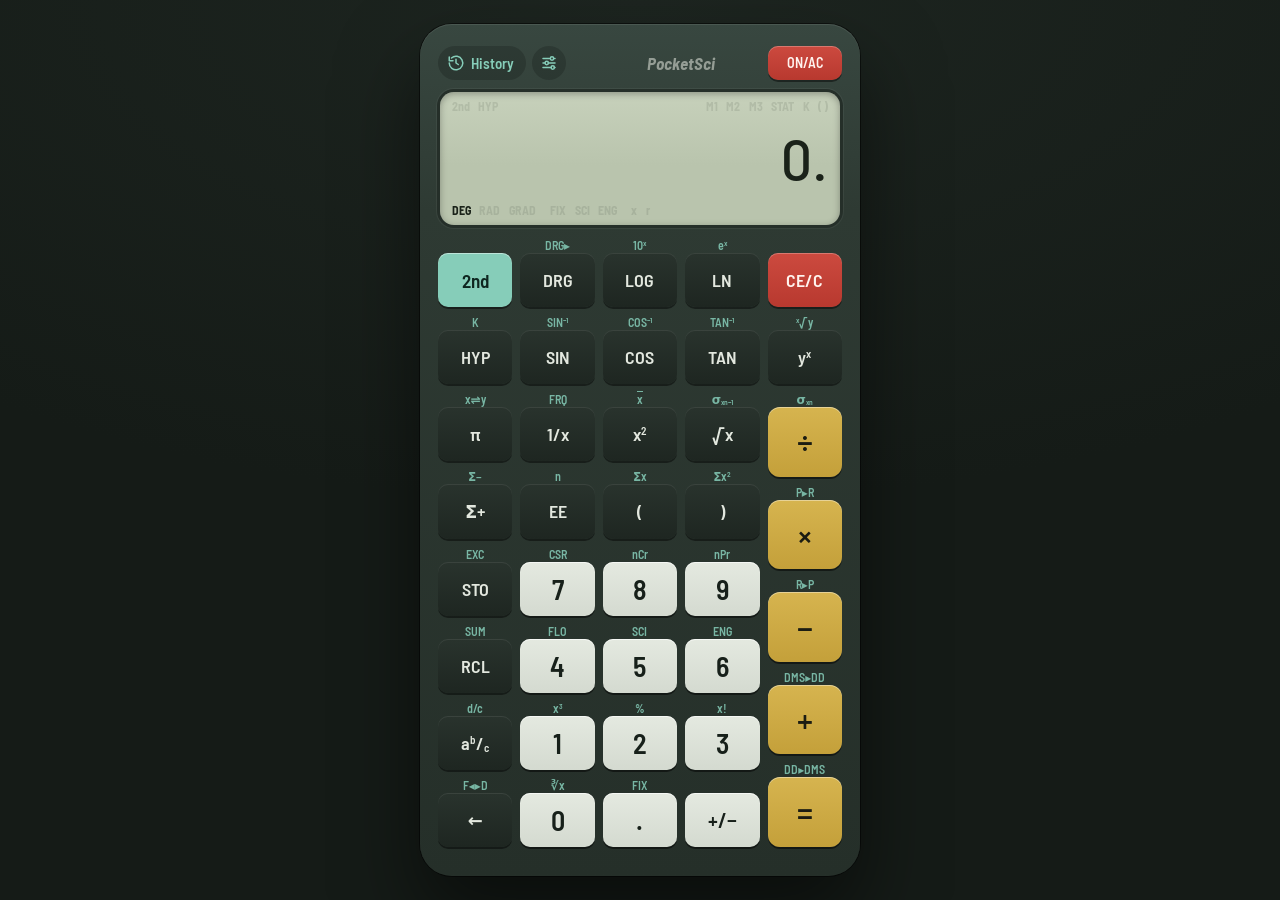
<file: index.html>
<!doctype html>
<html lang="en" data-theme="retro">
<head>
  <meta charset="utf-8">
  <meta name="viewport" content="width=device-width, initial-scale=1, maximum-scale=1, user-scalable=no, viewport-fit=cover">
  <meta name="theme-color" content="#2e3a33">
  <meta name="apple-mobile-web-app-capable" content="yes">
  <meta name="mobile-web-app-capable" content="yes">
  <meta name="apple-mobile-web-app-status-bar-style" content="black-translucent">
  <meta name="apple-mobile-web-app-title" content="PocketSci">
  <link rel="manifest" href="manifest.webmanifest">
  <link rel="apple-touch-icon" href="apple-touch-icon.png">
  <meta name="description" content="PocketSci: a pocket scientific calculator for your phone and computer. Fractions, DMS, statistics, 3 memories and the classic AOS order of operations.">
  <title>PocketSci</title>
  <link rel="icon" href="data:image/svg+xml,%3Csvg xmlns='http://www.w3.org/2000/svg' viewBox='0 0 32 32'%3E%3Crect x='5' y='1.5' width='22' height='29' rx='5' fill='%232e3a33'/%3E%3Crect x='8' y='5' width='16' height='7' rx='1.5' fill='%23b9c4ad'/%3E%3Crect x='8' y='15' width='4' height='3' rx='1' fill='%2386cdb9'/%3E%3Crect x='14' y='15' width='4' height='3' rx='1' fill='%23d4dad0'/%3E%3Crect x='20' y='15' width='4' height='3' rx='1' fill='%23c4a03a'/%3E%3Crect x='8' y='20' width='4' height='3' rx='1' fill='%23d4dad0'/%3E%3Crect x='14' y='20' width='4' height='3' rx='1' fill='%23d4dad0'/%3E%3Crect x='20' y='20' width='4' height='3' rx='1' fill='%23c4a03a'/%3E%3Crect x='8' y='25' width='4' height='3' rx='1' fill='%23d4dad0'/%3E%3Crect x='14' y='25' width='4' height='3' rx='1' fill='%23d4dad0'/%3E%3Crect x='20' y='25' width='4' height='3' rx='1' fill='%23c4a03a'/%3E%3C/svg%3E">
  <link rel="preconnect" href="https://fonts.googleapis.com">
  <link rel="preconnect" href="https://fonts.gstatic.com" crossorigin>
  <link rel="stylesheet" href="https://fonts.googleapis.com/css2?family=Barlow:wght@500;600&family=Barlow+Semi+Condensed:ital,wght@0,500;0,600;0,700;1,700&display=swap">
  <script>
    /* Apply saved appearance before the first paint (no colour flash) */
    (function () {
      window.pocketSciStart = Date.now();
      var r = document.documentElement, s = {};
      try { s = JSON.parse(localStorage.getItem('pocketsci.settings') || '{}'); } catch (e) {}
      var metas = { retro: '#2e3a33', dark: '#1b1c20', amoled: '#000000', base: '#15161a' };
      if (s.theme === 'minimal') s.theme = 'base'; /* Minimal was replaced by Base */
      var t = metas[s.theme] ? s.theme : 'retro';
      r.setAttribute('data-theme', t);
      if (s.accent && s.accentInk) {
        r.style.setProperty('--user-accent', s.accent);
        r.style.setProperty('--user-accent-ink', s.accentInk);
      }
      var m = document.querySelector('meta[name="theme-color"]');
      if (m) m.setAttribute('content', metas[t]);
      if (navigator.standalone || (window.matchMedia && matchMedia('(display-mode: standalone)').matches)) {
        r.classList.add('standalone');
      }
      (window.pocketSciAppHeight = function () {
      /* Installed iPhone app only: iOS can report a viewport that is shorter
         than the screen by the status bar height. Use the real screen height. */
      var r = document.documentElement;
      var portrait = window.innerHeight > window.innerWidth;
      var fullWidth = Math.abs(screen.width - window.innerWidth) < 2;
      r.style.removeProperty('--app-h');
      var bodyH = document.body ? document.body.getBoundingClientRect().height : 0;
      var measured = Math.min(window.innerHeight, r.clientHeight || window.innerHeight, bodyH || Infinity);
      if (navigator.standalone === true && portrait && fullWidth && screen.height - measured > 1) {
        r.style.setProperty('--app-h', screen.height + 'px');
      }
    })();
    })();
  </script>
  <link rel="stylesheet" href="style.css?v=10">
  <script src="script.js?v=10" defer></script>
</head>
<body>
  <!-- Launch screen: the logo is drawn with the colours of the saved theme -->
  <div class="splash" id="splash" aria-hidden="true">
    <div class="splash-logo">
      <div class="sl-lcd"><span>3.14</span></div>
      <div class="sl-keys">
        <i class="sl-shift"></i><i class="sl-fn"></i><i class="sl-fn"></i><i class="sl-op"></i>
        <i class="sl-fn"></i><i class="sl-num"></i><i class="sl-num"></i><i class="sl-op"></i>
        <i class="sl-fn"></i><i class="sl-num"></i><i class="sl-num"></i><i class="sl-eq"></i>
      </div>
    </div>
    <div class="splash-name">PocketSci</div>
    <div class="splash-bar"><span></span></div>
  </div>

  <main class="calc" id="calc" aria-label="PocketSci scientific calculator">
    <header class="top">
      <div class="top-left">
        <button class="chip" id="histBtn" type="button" aria-expanded="false" aria-controls="history">
          <svg viewBox="0 0 24 24" fill="none" stroke="currentColor" stroke-width="2" stroke-linecap="round" stroke-linejoin="round" aria-hidden="true">
            <path d="M3 12a9 9 0 1 0 3-6.7"/><path d="M3 4v5h5"/><path d="M12 7v5l3 2"/>
          </svg>
          <span class="chip-label">History</span>
        </button>
        <button class="chip chip-icon" id="setBtn" type="button" aria-label="Settings" aria-expanded="false" aria-controls="settings">
          <svg viewBox="0 0 24 24" fill="none" stroke="currentColor" stroke-width="2" stroke-linecap="round" aria-hidden="true">
            <path d="M4 6h9M19 6h1M4 12h3M11 12h9M4 18h11M19 18h1"/>
            <circle cx="16" cy="6" r="2.2"/><circle cx="9" cy="12" r="2.2"/><circle cx="17" cy="18" r="2.2"/>
          </svg>
        </button>
      </div>
      <span class="brand" aria-hidden="true">PocketSci</span>
      <button class="key k-clear" type="button" data-id="onac" aria-label="On, all clear" title="On / all clear (resets memories and statistics)">ON/AC</button>
    </header>

    <section class="lcd" aria-label="Display">
      <div class="ind" id="indTop" aria-hidden="true"></div>
      <div class="readout" id="readout" role="status" aria-live="polite">
        <span class="line" id="line"><span class="prefix" id="prefix"></span><span class="num" id="num"></span><span class="exp" id="exp"></span></span>
      </div>
      <div class="ind" id="indBot" aria-hidden="true"></div>
    </section>

    <div class="padwrap">
      <div class="pad" id="pad" role="group" aria-label="Keypad"></div>

      <section class="sheet" id="history" aria-label="History" aria-hidden="true">
        <div class="sheet-head">
          <h2>History</h2>
          <button type="button" id="histClear">Clear</button>
          <button type="button" id="histClose" class="round" aria-label="Close history">✕</button>
        </div>
        <p class="hint" id="histHint">Tap a result to reuse it.</p>
        <ol class="hist-list" id="histList"></ol>
        <p class="empty" id="histEmpty">No calculations yet. Results appear here when you press =.</p>
      </section>

      <section class="sheet" id="settings" aria-label="Settings" aria-hidden="true">
        <div class="sheet-head">
          <h2>Settings</h2>
          <button type="button" id="setClose" class="round" aria-label="Close settings">✕</button>
        </div>
        <div class="sheet-body">
          <h3 id="themeLabel">Theme</h3>
          <div class="themes" role="radiogroup" aria-labelledby="themeLabel">
            <button type="button" class="theme-opt" role="radio" data-theme-opt="retro">
              <span class="pv" style="--pb:#2e3a33;--pl:#b9c4ad;--pk:#d4dad0;--po:#c4a03a"><span class="pv-lcd"></span><span class="pv-keys"><i></i><i></i><i></i><i></i><i></i><i></i></span></span>
              <span class="theme-name">Retro</span>
            </button>
            <button type="button" class="theme-opt" role="radio" data-theme-opt="dark">
              <span class="pv" style="--pb:#1b1c20;--pl:#0d0f11;--pk:#45484f;--po:#f0a04b"><span class="pv-lcd"></span><span class="pv-keys"><i></i><i></i><i></i><i></i><i></i><i></i></span></span>
              <span class="theme-name">Dark</span>
            </button>
            <button type="button" class="theme-opt" role="radio" data-theme-opt="amoled">
              <span class="pv" style="--pb:#000;--pl:#000;--pk:#0e0e0e;--po:#b69cff;--pe:#3a3a3a"><span class="pv-lcd"></span><span class="pv-keys"><i></i><i></i><i></i><i></i><i></i><i></i></span></span>
              <span class="theme-name">AMOLED</span>
            </button>
            <button type="button" class="theme-opt" role="radio" data-theme-opt="base">
              <span class="pv" style="--pb:#15161a;--pl:#0c0d10;--pk:#0270d1;--po:#646665"><span class="pv-lcd"></span><span class="pv-keys"><i></i><i></i><i></i><i></i><i></i><i></i></span></span>
              <span class="theme-name">Base</span>
            </button>
          </div>

          <h3 id="accentLabel">Accent color</h3>
          <div class="accents" id="accents" role="radiogroup" aria-labelledby="accentLabel"></div>

          <h3>Feedback</h3>
          <label class="toggle-row" for="hapticToggle">
            <span class="toggle-text">
              <span class="toggle-title">Haptic feedback</span>
              <span class="toggle-sub">A tap on each key press. On iPhone, this needs iOS 18 or later.</span>
            </span>
            <input type="checkbox" id="hapticToggle" switch>
          </label>
          <div class="seg-row" id="hapticStrengthRow">
            <span class="seg-title" id="strengthLabel">Strength</span>
            <div class="seg" role="radiogroup" aria-labelledby="strengthLabel">
              <button type="button" role="radio" data-strength="light">Light</button>
              <button type="button" role="radio" data-strength="strong">Strong</button>
              <button type="button" role="radio" data-strength="max">Max</button>
            </div>
          </div>

          <p class="foot">Settings are saved on this device.</p>
        </div>
      </section>
    </div>
  </main>
</body>
</html>
</file>
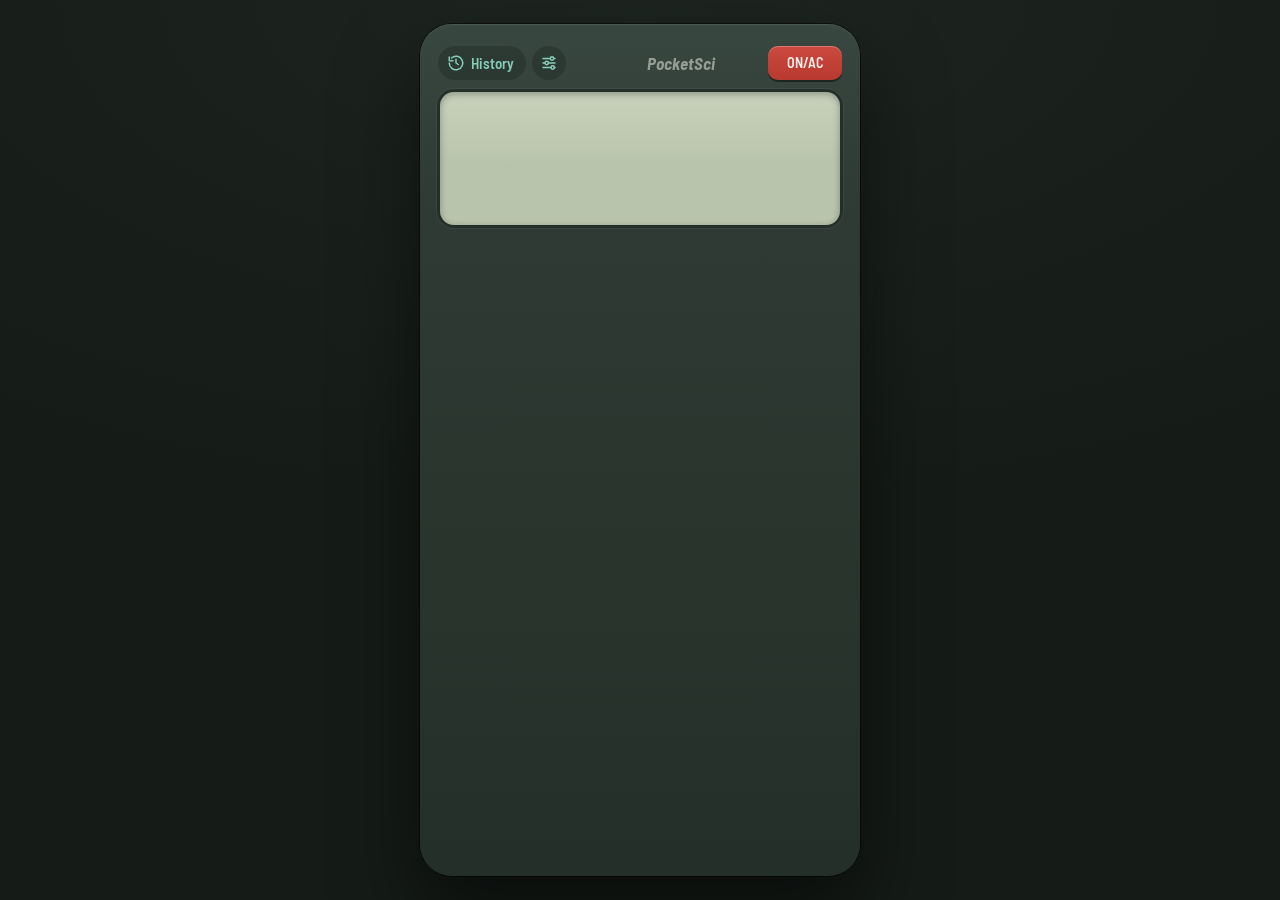
<file: index 2.html>
<!doctype html>
<html lang="en" data-theme="retro">
<head>
  <meta charset="utf-8">
  <meta name="viewport" content="width=device-width, initial-scale=1, maximum-scale=1, user-scalable=no, viewport-fit=cover">
  <meta name="theme-color" content="#2e3a33">
  <meta name="apple-mobile-web-app-capable" content="yes">
  <meta name="mobile-web-app-capable" content="yes">
  <meta name="apple-mobile-web-app-status-bar-style" content="black-translucent">
  <meta name="apple-mobile-web-app-title" content="PocketSci">
  <link rel="manifest" href="manifest.webmanifest">
  <link rel="apple-touch-icon" href="apple-touch-icon.png">
  <meta name="description" content="PocketSci: a pocket scientific calculator for your phone and computer. Fractions, DMS, statistics, 3 memories and the classic AOS order of operations.">
  <title>PocketSci</title>
  <link rel="icon" href="data:image/svg+xml,%3Csvg xmlns='http://www.w3.org/2000/svg' viewBox='0 0 32 32'%3E%3Crect x='5' y='1.5' width='22' height='29' rx='5' fill='%232e3a33'/%3E%3Crect x='8' y='5' width='16' height='7' rx='1.5' fill='%23b9c4ad'/%3E%3Crect x='8' y='15' width='4' height='3' rx='1' fill='%2386cdb9'/%3E%3Crect x='14' y='15' width='4' height='3' rx='1' fill='%23d4dad0'/%3E%3Crect x='20' y='15' width='4' height='3' rx='1' fill='%23c4a03a'/%3E%3Crect x='8' y='20' width='4' height='3' rx='1' fill='%23d4dad0'/%3E%3Crect x='14' y='20' width='4' height='3' rx='1' fill='%23d4dad0'/%3E%3Crect x='20' y='20' width='4' height='3' rx='1' fill='%23c4a03a'/%3E%3Crect x='8' y='25' width='4' height='3' rx='1' fill='%23d4dad0'/%3E%3Crect x='14' y='25' width='4' height='3' rx='1' fill='%23d4dad0'/%3E%3Crect x='20' y='25' width='4' height='3' rx='1' fill='%23c4a03a'/%3E%3C/svg%3E">
  <link rel="preconnect" href="https://fonts.googleapis.com">
  <link rel="preconnect" href="https://fonts.gstatic.com" crossorigin>
  <link rel="stylesheet" href="https://fonts.googleapis.com/css2?family=Barlow:wght@500;600&family=Barlow+Semi+Condensed:ital,wght@0,500;0,600;0,700;1,700&display=swap">
  <script>
    /* Apply saved appearance before the first paint (no colour flash) */
    (function () {
      var r = document.documentElement, s = {};
      try { s = JSON.parse(localStorage.getItem('pocketsci.settings') || '{}'); } catch (e) {}
      var metas = { retro: '#2e3a33', dark: '#1b1c20', amoled: '#000000', base: '#15161a' };
      if (s.theme === 'minimal') s.theme = 'base'; /* Minimal was replaced by Base */
      var t = metas[s.theme] ? s.theme : 'retro';
      r.setAttribute('data-theme', t);
      if (s.accent && s.accentInk) {
        r.style.setProperty('--user-accent', s.accent);
        r.style.setProperty('--user-accent-ink', s.accentInk);
      }
      var m = document.querySelector('meta[name="theme-color"]');
      if (m) m.setAttribute('content', metas[t]);
      if (navigator.standalone || (window.matchMedia && matchMedia('(display-mode: standalone)').matches)) {
        r.classList.add('standalone');
      }
      (window.pocketSciAppHeight = function () {
      /* Installed iPhone app only: iOS can report a viewport that is shorter
         than the screen by the status bar height. Use the real screen height. */
      var r = document.documentElement;
      var portrait = window.innerHeight > window.innerWidth;
      var fullWidth = Math.abs(screen.width - window.innerWidth) < 2;
      r.style.removeProperty('--app-h');
      var bodyH = document.body ? document.body.getBoundingClientRect().height : 0;
      var measured = Math.min(window.innerHeight, r.clientHeight || window.innerHeight, bodyH || Infinity);
      if (navigator.standalone === true && portrait && fullWidth && screen.height - measured > 1) {
        r.style.setProperty('--app-h', screen.height + 'px');
      }
    })();
    })();
  </script>
  <link rel="stylesheet" href="style.css?v=6">
  <script src="script.js?v=6" defer></script>
</head>
<body>
  <main class="calc" id="calc" aria-label="PocketSci scientific calculator">
    <header class="top">
      <div class="top-left">
        <button class="chip" id="histBtn" type="button" aria-expanded="false" aria-controls="history">
          <svg viewBox="0 0 24 24" fill="none" stroke="currentColor" stroke-width="2" stroke-linecap="round" stroke-linejoin="round" aria-hidden="true">
            <path d="M3 12a9 9 0 1 0 3-6.7"/><path d="M3 4v5h5"/><path d="M12 7v5l3 2"/>
          </svg>
          <span class="chip-label">History</span>
        </button>
        <button class="chip chip-icon" id="setBtn" type="button" aria-label="Settings" aria-expanded="false" aria-controls="settings">
          <svg viewBox="0 0 24 24" fill="none" stroke="currentColor" stroke-width="2" stroke-linecap="round" aria-hidden="true">
            <path d="M4 6h9M19 6h1M4 12h3M11 12h9M4 18h11M19 18h1"/>
            <circle cx="16" cy="6" r="2.2"/><circle cx="9" cy="12" r="2.2"/><circle cx="17" cy="18" r="2.2"/>
          </svg>
        </button>
      </div>
      <span class="brand" aria-hidden="true">PocketSci</span>
      <button class="key k-clear" type="button" data-id="onac" aria-label="On, all clear" title="On / all clear (resets memories and statistics)">ON/AC</button>
    </header>

    <section class="lcd" aria-label="Display">
      <div class="ind" id="indTop" aria-hidden="true"></div>
      <div class="readout" id="readout" role="status" aria-live="polite">
        <span class="line" id="line"><span class="prefix" id="prefix"></span><span class="num" id="num"></span><span class="exp" id="exp"></span></span>
      </div>
      <div class="ind" id="indBot" aria-hidden="true"></div>
    </section>

    <div class="padwrap">
      <div class="pad" id="pad" role="group" aria-label="Keypad"></div>

      <section class="sheet" id="history" aria-label="History" aria-hidden="true">
        <div class="sheet-head">
          <h2>History</h2>
          <button type="button" id="histClear">Clear</button>
          <button type="button" id="histClose" class="round" aria-label="Close history">✕</button>
        </div>
        <p class="hint" id="histHint">Tap a result to reuse it.</p>
        <ol class="hist-list" id="histList"></ol>
        <p class="empty" id="histEmpty">No calculations yet. Results appear here when you press =.</p>
      </section>

      <section class="sheet" id="settings" aria-label="Settings" aria-hidden="true">
        <div class="sheet-head">
          <h2>Settings</h2>
          <button type="button" id="setClose" class="round" aria-label="Close settings">✕</button>
        </div>
        <div class="sheet-body">
          <h3 id="themeLabel">Theme</h3>
          <div class="themes" role="radiogroup" aria-labelledby="themeLabel">
            <button type="button" class="theme-opt" role="radio" data-theme-opt="retro">
              <span class="pv" style="--pb:#2e3a33;--pl:#b9c4ad;--pk:#d4dad0;--po:#c4a03a"><span class="pv-lcd"></span><span class="pv-keys"><i></i><i></i><i></i><i></i><i></i><i></i></span></span>
              <span class="theme-name">Retro</span>
            </button>
            <button type="button" class="theme-opt" role="radio" data-theme-opt="dark">
              <span class="pv" style="--pb:#1b1c20;--pl:#0d0f11;--pk:#45484f;--po:#f0a04b"><span class="pv-lcd"></span><span class="pv-keys"><i></i><i></i><i></i><i></i><i></i><i></i></span></span>
              <span class="theme-name">Dark</span>
            </button>
            <button type="button" class="theme-opt" role="radio" data-theme-opt="amoled">
              <span class="pv" style="--pb:#000;--pl:#000;--pk:#0e0e0e;--po:#b69cff;--pe:#3a3a3a"><span class="pv-lcd"></span><span class="pv-keys"><i></i><i></i><i></i><i></i><i></i><i></i></span></span>
              <span class="theme-name">AMOLED</span>
            </button>
            <button type="button" class="theme-opt" role="radio" data-theme-opt="base">
              <span class="pv" style="--pb:#15161a;--pl:#0c0d10;--pk:#0270d1;--po:#646665"><span class="pv-lcd"></span><span class="pv-keys"><i></i><i></i><i></i><i></i><i></i><i></i></span></span>
              <span class="theme-name">Base</span>
            </button>
          </div>

          <h3 id="accentLabel">Accent color</h3>
          <div class="accents" id="accents" role="radiogroup" aria-labelledby="accentLabel"></div>

          <h3>Feedback</h3>
          <label class="toggle-row" for="hapticToggle">
            <span class="toggle-text">
              <span class="toggle-title">Haptic feedback</span>
              <span class="toggle-sub">A light tap on each key press. On iPhone, this needs iOS 18 or later.</span>
            </span>
            <input type="checkbox" id="hapticToggle" switch>
          </label>

          <p class="foot">Settings are saved on this device.</p>
        </div>
      </section>
    </div>
  </main>
</body>
</html>
</file>
<file: style.css>
/* PocketSci — themes: Retro (default), Dark, AMOLED, Base.
   Every colour comes from the theme variables below; the accent can be
   overridden by the user through --user-accent / --user-accent-ink. */

/* ================= Themes ================= */

:root,
[data-theme="retro"] {
  --page: #151b17;
  --page-bg: radial-gradient(120% 80% at 50% 0%, #1d2520 0%, #151b17 70%);
  --body-bg: linear-gradient(180deg, #384740 0%, #2e3a33 22%, #252f29 100%);
  --body-solid: #2e3a33;
  --calc-shadow: 0 40px 80px rgba(0, 0, 0, 0.5), 0 0 0 1px rgba(0, 0, 0, 0.5), inset 0 1px 0 rgba(255, 255, 255, 0.09);
  --ink: #e3e8df;
  --muted: rgba(227, 232, 223, 0.62);
  --brand-ink: rgba(227, 232, 223, 0.55);
  --chip-bg: rgba(0, 0, 0, 0.18);

  --accent: var(--user-accent, #86cdb9);
  --accent-ink: var(--user-accent-ink, #0f2620);
  --accent-text: var(--accent);

  --lcd-bg: linear-gradient(180deg, #c7d1bb, #b9c4ad 55%);
  --lcd-ink: #1a2219;
  --lcd-ghost: rgba(26, 34, 25, 0.11);
  --lcd-shadow: inset 0 2px 7px rgba(0, 0, 0, 0.3), 0 0 0 3px #252f29, 0 0 0 4px rgba(255, 255, 255, 0.05);

  --k-weight: 600;
  --k-fn-bg: linear-gradient(180deg, #29332d, #1e2621);
  --k-fn-ink: #e3e8df;
  --k-fn-shadow: inset 0 1px 0 rgba(255, 255, 255, 0.08), 0 2px 0 rgba(0, 0, 0, 0.45);
  --k-num-bg: linear-gradient(180deg, #e4e9e0, #d4dad0);
  --k-num-ink: #17201a;
  --k-num-shadow: inset 0 1px 0 rgba(255, 255, 255, 0.65), 0 2px 0 rgba(0, 0, 0, 0.5);
  --k-op-bg: linear-gradient(180deg, #d6b44f, #c4a03a);
  --k-op-ink: #1b1c12;
  --k-op-shadow: inset 0 1px 0 rgba(255, 255, 255, 0.4), 0 2px 0 rgba(0, 0, 0, 0.5);
  --k-eq-bg: var(--k-op-bg);
  --k-eq-ink: var(--k-op-ink);
  --k-eq-shadow: var(--k-op-shadow);
  --k-shift-bg: var(--accent);
  --k-shift-ink: var(--accent-ink);
  --k-shift-shadow: inset 0 1px 0 rgba(255, 255, 255, 0.45), 0 2px 0 rgba(0, 0, 0, 0.45);
  --k-clear-bg: linear-gradient(180deg, #cc4a3f, #b8392f);
  --k-clear-ink: #fff3ee;
  --k-clear-shadow: inset 0 1px 0 rgba(255, 255, 255, 0.25), 0 2px 0 rgba(0, 0, 0, 0.45);
  --k-press: rgba(0, 0, 0, 0.16);

  --sheet-bg: #1f2823;
  --sheet-edge: 0 0 0 1px rgba(255, 255, 255, 0.06), 0 -10px 30px rgba(0, 0, 0, 0.25);
  --tile-bg: rgba(255, 255, 255, 0.06);
  --line: rgba(255, 255, 255, 0.06);

  color-scheme: dark;
}

[data-theme="dark"] {
  --page: #0e0f11;
  --page-bg: radial-gradient(120% 80% at 50% 0%, #1a1b1f 0%, #0e0f11 70%);
  --body-bg: linear-gradient(180deg, #25272c 0%, #1b1c20 25%, #17181b 100%);
  --body-solid: #1b1c20;
  --calc-shadow: 0 40px 80px rgba(0, 0, 0, 0.55), 0 0 0 1px rgba(255, 255, 255, 0.05);
  --ink: #eceef2;
  --muted: rgba(236, 238, 242, 0.58);
  --brand-ink: rgba(236, 238, 242, 0.42);
  --chip-bg: rgba(255, 255, 255, 0.07);

  --accent: var(--user-accent, #f0a04b);
  --accent-ink: var(--user-accent-ink, #111111);
  --accent-text: var(--accent);

  --lcd-bg: linear-gradient(180deg, #131518, #0d0f11);
  --lcd-ink: #f1f3f6;
  --lcd-ghost: rgba(241, 243, 246, 0.09);
  --lcd-shadow: inset 0 1px 4px rgba(0, 0, 0, 0.6), 0 0 0 1px rgba(255, 255, 255, 0.07);

  --k-weight: 600;
  --k-fn-bg: linear-gradient(180deg, #33363c, #2b2d33);
  --k-fn-ink: #eceef2;
  --k-fn-shadow: inset 0 1px 0 rgba(255, 255, 255, 0.05), 0 1px 0 rgba(0, 0, 0, 0.55);
  --k-num-bg: linear-gradient(180deg, #4c4f57, #43464d);
  --k-num-ink: #ffffff;
  --k-num-shadow: inset 0 1px 0 rgba(255, 255, 255, 0.07), 0 1px 0 rgba(0, 0, 0, 0.55);
  --k-op-bg: var(--accent);
  --k-op-ink: var(--accent-ink);
  --k-op-shadow: inset 0 1px 0 rgba(255, 255, 255, 0.25), 0 1px 0 rgba(0, 0, 0, 0.55);
  --k-eq-bg: var(--k-op-bg);
  --k-eq-ink: var(--k-op-ink);
  --k-eq-shadow: var(--k-op-shadow);
  --k-shift-bg: color-mix(in oklab, var(--accent) 24%, #2b2d33);
  --k-shift-ink: var(--accent);
  --k-shift-shadow: inset 0 0 0 1px color-mix(in oklab, var(--accent) 45%, transparent), 0 1px 0 rgba(0, 0, 0, 0.55);
  --k-clear-bg: linear-gradient(180deg, #d4574d, #c2443a);
  --k-clear-ink: #ffffff;
  --k-clear-shadow: inset 0 1px 0 rgba(255, 255, 255, 0.2), 0 1px 0 rgba(0, 0, 0, 0.55);
  --k-press: rgba(255, 255, 255, 0.12);

  --sheet-bg: #202226;
  --sheet-edge: 0 0 0 1px rgba(255, 255, 255, 0.07), 0 -10px 30px rgba(0, 0, 0, 0.3);
  --tile-bg: rgba(255, 255, 255, 0.06);
  --line: rgba(255, 255, 255, 0.07);

  color-scheme: dark;
}

[data-theme="amoled"] {
  --page: #000000;
  --page-bg: #000000;
  --body-bg: #000000;
  --body-solid: #000000;
  --calc-shadow: 0 0 0 1px #262626;
  --ink: #f2f2f2;
  --muted: rgba(242, 242, 242, 0.55);
  --brand-ink: rgba(242, 242, 242, 0.38);
  --chip-bg: #0f0f0f;

  --accent: var(--user-accent, #b69cff);
  --accent-ink: var(--user-accent-ink, #111111);
  --accent-text: var(--accent);

  --lcd-bg: #000000;
  --lcd-ink: #ffffff;
  --lcd-ghost: rgba(255, 255, 255, 0.08);
  --lcd-shadow: inset 0 0 0 1px #2c2c2c;

  --k-weight: 500;
  --k-fn-bg: #000000;
  --k-fn-ink: #e8e8e8;
  --k-fn-shadow: inset 0 0 0 1px #2c2c2c;
  --k-num-bg: #0e0e0e;
  --k-num-ink: #ffffff;
  --k-num-shadow: inset 0 0 0 1px #383838;
  --k-op-bg: #000000;
  --k-op-ink: var(--accent);
  --k-op-shadow: inset 0 0 0 1.5px var(--accent);
  --k-eq-bg: var(--accent);
  --k-eq-ink: var(--accent-ink);
  --k-eq-shadow: none;
  --k-shift-bg: #000000;
  --k-shift-ink: var(--accent);
  --k-shift-shadow: inset 0 0 0 1.5px var(--accent);
  --k-clear-bg: #000000;
  --k-clear-ink: #ff5d52;
  --k-clear-shadow: inset 0 0 0 1.5px #ff5d52;
  --k-press: rgba(255, 255, 255, 0.16);

  --sheet-bg: #000000;
  --sheet-edge: inset 0 0 0 1px #2c2c2c;
  --tile-bg: #0f0f0f;
  --line: #1f1f1f;

  color-scheme: dark;
}

[data-theme="base"] {
  --page: #0b0c0e;
  --page-bg: #0b0c0e;
  --body-bg: #15161a;
  --body-solid: #15161a;
  --calc-shadow: 0 40px 80px rgba(0, 0, 0, 0.55), 0 0 0 1px rgba(255, 255, 255, 0.06);
  --ink: #ffffff;
  --muted: rgba(255, 255, 255, 0.58);
  --brand-ink: rgba(255, 255, 255, 0.42);
  --chip-bg: rgba(255, 255, 255, 0.07);

  /* the accent only colours the 2nd labels (and chips, focus rings);
     the key colours of this theme stay fixed */
  --accent: var(--user-accent, #147e91);
  --accent-ink: var(--user-accent-ink, #ffffff);
  --accent-text: var(--accent);

  --lcd-bg: #0c0d10;
  --lcd-ink: #ffffff;
  --lcd-ghost: rgba(255, 255, 255, 0.09);
  --lcd-shadow: inset 0 1px 4px rgba(0, 0, 0, 0.6), 0 0 0 1px rgba(255, 255, 255, 0.08);

  --k-weight: 600;
  /* keys the same colour as the body get a thin edge so they stay visible */
  --k-fn-bg: #15161a;
  --k-fn-ink: #ffffff;
  --k-fn-shadow: inset 0 0 0 1px rgba(255, 255, 255, 0.12), 0 1px 0 rgba(0, 0, 0, 0.6);
  --k-num-bg: #0270d1;
  --k-num-ink: #ffffff;
  --k-num-shadow: inset 0 1px 0 rgba(255, 255, 255, 0.14), 0 1px 0 rgba(0, 0, 0, 0.6);
  --k-op-bg: #646665;
  --k-op-ink: #ffffff;
  --k-op-shadow: inset 0 1px 0 rgba(255, 255, 255, 0.12), 0 1px 0 rgba(0, 0, 0, 0.6);
  --k-eq-bg: var(--k-op-bg);
  --k-eq-ink: var(--k-op-ink);
  --k-eq-shadow: var(--k-op-shadow);
  --k-shift-bg: #0270d1;
  --k-shift-ink: #ffffff;
  --k-shift-shadow: var(--k-num-shadow);
  --k-clear-bg: #15161a;
  --k-clear-ink: #ffffff;
  --k-clear-shadow: var(--k-fn-shadow);
  --k-press: rgba(255, 255, 255, 0.14);

  --sheet-bg: #1e1f24;
  --sheet-edge: 0 0 0 1px rgba(255, 255, 255, 0.07), 0 -10px 30px rgba(0, 0, 0, 0.3);
  --tile-bg: rgba(255, 255, 255, 0.06);
  --line: rgba(255, 255, 255, 0.07);

  color-scheme: dark;
}

/* ================= Global ================= */

* { box-sizing: border-box; margin: 0; padding: 0; }

/* The page never scrolls or bounces: only the history list and the
   settings panel can scroll, and only when their content is too long. */
html {
  height: 100%;
  overscroll-behavior: none;
}

html {
  -webkit-text-size-adjust: 100%;
  touch-action: pan-x pan-y; /* no pinch zoom, no double-tap zoom */
  background: var(--page);
  --font-ui: "Barlow Semi Condensed", "Arial Narrow", system-ui, -apple-system, sans-serif;
  --font-lcd: "Barlow", system-ui, -apple-system, "Segoe UI", sans-serif;
}

/* The body stays in normal flow (no position: fixed): in the installed
   iPhone app, iOS clips fixed elements to a viewport that is shorter than
   the screen by the status bar height, which cut off the bottom keys.
   Scrolling is blocked by script instead (see script.js). */
body {
  position: relative;
  min-height: 100%;
  background: var(--page-bg);
  color: var(--ink);
  font-family: var(--font-ui);
  overscroll-behavior: none;
  -webkit-tap-highlight-color: transparent;
  -webkit-user-select: none;
  user-select: none;
  -webkit-touch-callout: none;
}

button { font: inherit; color: inherit; }

.sr {
  position: absolute;
  width: 1px; height: 1px;
  overflow: hidden;
  clip: rect(0 0 0 0);
  white-space: nowrap;
}

/* ================= Calculator body ================= */

.calc {
  position: relative;
  display: flex;
  flex-direction: column;
  width: 100%;
  max-width: 480px;
  height: 100vh;
  height: var(--app-h, 100dvh);
  margin: 0 auto;
  padding:
    max(env(safe-area-inset-top), 8px)
    max(env(safe-area-inset-right), 12px)
    max(env(safe-area-inset-bottom), 14px)
    max(env(safe-area-inset-left), 12px);
  background: var(--body-bg);
}

@media (min-width: 600px) and (min-height: 720px) {
  body { display: grid; place-items: center; padding: 24px; }
  .calc {
    width: 440px;
    height: min(920px, calc(100dvh - 48px));
    padding: 16px 18px 22px;
    border-radius: 32px;
    box-shadow: var(--calc-shadow);
  }
}

/* ================= Top bar ================= */

.top, .lcd, .pad { touch-action: none; }

.top {
  display: grid;
  grid-template-columns: repeat(5, 1fr);
  column-gap: 8px;
  align-items: center;
  height: 46px;
  flex: none;
}

.top-left {
  grid-column: 1 / span 2;
  display: flex;
  align-items: center;
  gap: 6px;
  min-width: 0;
}

.chip {
  display: inline-flex;
  align-items: center;
  justify-content: center;
  gap: 6px;
  height: 34px;
  padding: 0 12px 0 9px;
  border: 0;
  border-radius: 17px;
  background: var(--chip-bg);
  color: var(--accent-text);
  font-size: 15px;
  font-weight: 600;
  cursor: pointer;
  flex: none;
}
.chip svg { width: 18px; height: 18px; flex: none; }
.chip-icon { width: 34px; padding: 0; }
.chip[aria-expanded="true"] { background: var(--accent); color: var(--accent-ink); }

@media (max-width: 379px) {
  .chip-label { display: none; }
  #histBtn { width: 34px; padding: 0; }
}

.brand {
  grid-column: 3 / span 2;
  justify-self: center;
  font-size: 17px;
  font-weight: 700;
  font-style: italic;
  letter-spacing: 0.01em;
  color: var(--brand-ink);
}

.top .key { height: 34px; font-size: 14px; }

/* ================= LCD ================= */

.lcd {
  flex: none;
  margin: 6px 2px 12px;
  padding: 7px 12px 8px;
  border-radius: 14px;
  background: var(--lcd-bg);
  color: var(--lcd-ink);
  box-shadow: var(--lcd-shadow);
}

.ind {
  display: flex;
  align-items: center;
  gap: 0.7em;
  height: 14px;
  font-size: 12px;
  font-weight: 700;
  line-height: 1;
  white-space: nowrap;
}
.ind span { color: var(--lcd-ghost); }
.ind span.on { color: var(--lcd-ink); }
.ind .i-M1 { margin-left: auto; }
.ind .i-FIX, .ind .i-x { margin-left: 0.5em; }
.ind .prompt { margin-left: auto; color: var(--lcd-ink); min-width: 2em; text-align: right; }

.readout {
  display: flex;
  align-items: center;
  justify-content: flex-end;
  height: clamp(56px, 10dvh, 90px);
  overflow: hidden;
  font-family: var(--font-lcd);
  font-weight: 500;
  font-size: min(13vw, 7dvh, 58px);
  font-variant-numeric: tabular-nums;
  font-feature-settings: "tnum" 1;
  line-height: 1;
}

.line {
  display: inline-flex;
  align-items: baseline;
  white-space: nowrap;
}

.prefix { font-size: 0.42em; font-weight: 600; margin-right: 0.45em; }
.prefix:empty { display: none; }

.exp {
  align-self: flex-start;
  margin-left: 0.22em;
  font-size: 0.5em;
  line-height: 1;
}
.exp:empty { display: none; }

/* fraction glyphs drawn with borders so they render everywhere */
.fb, .ub {
  display: inline-block;
  position: relative;
  width: 0.26em;
  height: 0.5em;
  border-bottom: 0.075em solid currentColor;
}
.fb { border-right: 0.075em solid currentColor; margin: 0 0.08em 0 0.03em; }
.ub { border-left: 0.075em solid currentColor; margin: 0 0.03em 0 0.1em; }

/* ================= Keypad ================= */

.padwrap {
  position: relative;
  flex: 1;
  min-height: 0;
}

.pad {
  position: absolute;
  inset: 0;
  display: grid;
  grid-template-columns: repeat(5, 1fr);
  grid-template-rows: repeat(40, 1fr);
  column-gap: 8px;
  transition: opacity 0.18s ease;
}
.pad[inert] { opacity: 0; }

.cell {
  display: flex;
  flex-direction: column;
  min-width: 0;
  min-height: 0;
  padding-bottom: 7px;
}

.sec {
  flex: none;
  height: 16px;
  line-height: 16px;
  text-align: center;
  white-space: nowrap;
  font-size: 12px;
  font-weight: 600;
  color: var(--accent-text);
  opacity: 0.85;
  transition: opacity 0.12s;
}

.key {
  position: relative;
  flex: 1;
  min-height: 0;
  width: 100%;
  border: 0;
  border-radius: 10px;
  font-weight: var(--k-weight);
  line-height: 1;
  cursor: pointer;
  touch-action: manipulation;
  transition: transform 0.05s;
}
.key::after {
  content: "";
  position: absolute;
  inset: 0;
  border-radius: inherit;
  background: var(--k-press);
  opacity: 0;
  pointer-events: none;
}
.key.pressed { transform: translateY(1.5px); }
.key.pressed::after { opacity: 1; }

.lbl { display: inline-block; transition: opacity 0.12s; }

.key sup, .sec sup { font-size: 0.62em; vertical-align: 0.55em; line-height: 0; }
.key sub, .sec sub { font-size: 0.62em; vertical-align: -0.2em; line-height: 0; }
.ol { text-decoration: overline; text-decoration-thickness: 0.08em; }

.k-fn {
  background: var(--k-fn-bg);
  color: var(--k-fn-ink);
  box-shadow: var(--k-fn-shadow);
  font-size: clamp(14px, 2.3dvh, 18px);
}

.k-num {
  background: var(--k-num-bg);
  color: var(--k-num-ink);
  box-shadow: var(--k-num-shadow);
  font-size: clamp(20px, 3.4dvh, 28px);
}
.k-num[data-id="neg"] { font-size: clamp(16px, 2.6dvh, 21px); }

.k-op {
  background: var(--k-op-bg);
  color: var(--k-op-ink);
  box-shadow: var(--k-op-shadow);
  font-size: clamp(24px, 4dvh, 34px);
  font-weight: 500;
  border-radius: 12px;
}
.k-op.k-eq {
  background: var(--k-eq-bg);
  color: var(--k-eq-ink);
  box-shadow: var(--k-eq-shadow);
}

.k-shift {
  background: var(--k-shift-bg);
  color: var(--k-shift-ink);
  box-shadow: var(--k-shift-shadow);
  font-size: clamp(15px, 2.4dvh, 19px);
}

.k-clear {
  background: var(--k-clear-bg);
  color: var(--k-clear-ink);
  box-shadow: var(--k-clear-shadow);
  font-size: clamp(14px, 2.3dvh, 18px);
}

.k-shift.is-on { box-shadow: var(--k-shift-shadow), 0 0 0 2px var(--body-solid), 0 0 0 4px var(--accent); }
.k-fn.is-on { box-shadow: var(--k-fn-shadow), 0 0 0 2px var(--body-solid), 0 0 0 4px var(--accent); }

.key:focus-visible,
.chip:focus-visible,
.sheet button:focus-visible,
.sheet label:focus-within {
  outline: 2px solid var(--accent);
  outline-offset: 2px;
}

/* 2nd mode: second labels light up, primary labels step back */
.calc.is-shift .sec { opacity: 1; }
.calc.is-shift .pad .key:not(.k-shift) .lbl { opacity: 0.4; }

/* ================= Sheets (history, settings) ================= */

.sheet {
  position: absolute;
  inset: 0 0 7px;
  display: flex;
  flex-direction: column;
  border-radius: 16px;
  background: var(--sheet-bg);
  color: var(--ink);
  box-shadow: var(--sheet-edge);
  opacity: 0;
  visibility: hidden;
  transform: translateY(12px);
  transition: opacity 0.18s ease, transform 0.18s ease, visibility 0s linear 0.18s;
}
.sheet.open {
  opacity: 1;
  visibility: visible;
  transform: none;
  transition: opacity 0.18s ease, transform 0.18s ease, visibility 0s;
}

.sheet-head {
  display: flex;
  align-items: center;
  gap: 8px;
  padding: 12px 10px 4px 16px;
  flex: none;
}
.sheet-head h2 { flex: 1; font-size: 20px; font-weight: 700; }

.sheet-head button {
  height: 34px;
  min-width: 34px;
  padding: 0 12px;
  border: 0;
  border-radius: 17px;
  background: var(--tile-bg);
  font-size: 15px;
  font-weight: 600;
  cursor: pointer;
}
.sheet-head button:disabled { opacity: 0.35; cursor: default; }
.sheet-head .round { padding: 0; font-size: 17px; }

/* History */
#history { -webkit-user-select: text; user-select: text; }

.hint { padding: 0 16px 8px; font-size: 14px; color: var(--muted); }

.hist-list {
  touch-action: pan-y;
  flex: 1;
  min-height: 0;
  overflow-y: auto;
  -webkit-overflow-scrolling: touch;
  overscroll-behavior: none;
  list-style: none;
  padding: 0 8px 10px;
}
.hist-list:empty { display: none; }

.hist-item + .hist-item { border-top: 1px solid var(--line); }

.hist-item button {
  display: flex;
  flex-direction: column;
  align-items: flex-end;
  gap: 2px;
  width: 100%;
  padding: 10px 8px;
  border: 0;
  border-radius: 10px;
  background: transparent;
  text-align: right;
  cursor: pointer;
}
.hist-item button:active { background: var(--tile-bg); }

.hist-expr {
  font-family: var(--font-lcd);
  font-size: 16px;
  color: var(--muted);
  overflow-wrap: anywhere;
}
.hist-res {
  font-family: var(--font-lcd);
  font-size: 26px;
  font-weight: 500;
  font-variant-numeric: tabular-nums;
  overflow-wrap: anywhere;
}

.empty {
  margin: auto;
  padding: 24px;
  max-width: 26ch;
  text-align: center;
  font-size: 15px;
  line-height: 1.4;
  color: var(--muted);
}
.empty[hidden] { display: none; }

/* Settings */
.sheet-body {
  touch-action: pan-y;
  flex: 1;
  min-height: 0;
  overflow-y: auto;
  -webkit-overflow-scrolling: touch;
  overscroll-behavior: none;
  padding: 2px 16px 18px;
}

.sheet-body h3 {
  margin: 14px 0 8px;
  font-size: 15px;
  font-weight: 700;
  color: var(--muted);
}

.themes {
  display: grid;
  grid-template-columns: repeat(4, 1fr);
  gap: 8px;
}

.theme-opt {
  display: flex;
  flex-direction: column;
  align-items: center;
  gap: 7px;
  padding: 10px 4px 9px;
  border: 0;
  border-radius: 12px;
  background: var(--tile-bg);
  cursor: pointer;
}
.theme-opt[aria-checked="true"] { box-shadow: inset 0 0 0 2px var(--accent); }
.theme-name { font-size: 14px; font-weight: 600; }

.pv {
  display: flex;
  flex-direction: column;
  gap: 4px;
  width: 42px;
  height: 56px;
  padding: 5px;
  border-radius: 8px;
  background: var(--pb);
  box-shadow: inset 0 0 0 1px var(--pe, rgba(255, 255, 255, 0.08)), 0 1px 3px rgba(0, 0, 0, 0.25);
}
.pv-lcd {
  height: 12px;
  border-radius: 3px;
  background: var(--pl);
  box-shadow: inset 0 0 0 1px var(--pe, transparent);
}
.pv-keys {
  flex: 1;
  display: grid;
  grid-template-columns: repeat(3, 1fr);
  gap: 3px;
}
.pv-keys i {
  border-radius: 2px;
  background: var(--pk);
  box-shadow: inset 0 0 0 1px var(--pe, transparent);
}
.pv-keys i:nth-child(3n) { background: var(--po); }

.accents {
  display: grid;
  grid-template-columns: repeat(5, 1fr);
  gap: 10px 4px;
}

.swatch {
  position: relative;
  display: flex;
  flex-direction: column;
  align-items: center;
  gap: 5px;
  padding: 4px 0;
  border: 0;
  border-radius: 10px;
  background: transparent;
  color: var(--muted);
  font-size: 13px;
  font-weight: 600;
  cursor: pointer;
}
.swatch .dot {
  width: 34px;
  height: 34px;
  border-radius: 50%;
  background: var(--c);
  box-shadow: inset 0 0 0 1px rgba(0, 0, 0, 0.18);
}
.swatch.is-sel { color: var(--ink); }
.swatch.is-sel .dot { box-shadow: 0 0 0 2px var(--sheet-bg), 0 0 0 4px var(--ink); }
.swatch input[type="color"] {
  position: absolute;
  inset: 0;
  width: 100%;
  height: 100%;
  border: 0;
  padding: 0;
  opacity: 0;
  cursor: pointer;
}

.toggle-row {
  display: flex;
  align-items: center;
  gap: 14px;
  padding: 12px 14px;
  border-radius: 12px;
  background: var(--tile-bg);
  cursor: pointer;
}
.toggle-text { flex: 1; display: flex; flex-direction: column; gap: 3px; }
.toggle-title { font-size: 16px; font-weight: 600; }
.toggle-sub { font-size: 13.5px; line-height: 1.35; color: var(--muted); }
.toggle-row input { flex: none; accent-color: var(--accent); }

.seg-row {
  display: flex;
  align-items: center;
  gap: 12px;
  margin-top: 8px;
  padding: 10px 10px 10px 14px;
  border-radius: 12px;
  background: var(--tile-bg);
  transition: opacity 0.15s;
}
.seg-row.is-off { opacity: 0.4; pointer-events: none; }
.seg-title { flex: 1; font-size: 16px; font-weight: 600; }
.seg {
  display: flex;
  gap: 2px;
  padding: 3px;
  border-radius: 10px;
  background: var(--chip-bg);
}
.seg button {
  min-width: 58px;
  height: 32px;
  padding: 0 10px;
  border: 0;
  border-radius: 8px;
  background: transparent;
  color: var(--muted);
  font-size: 15px;
  font-weight: 600;
  cursor: pointer;
}
.seg button[aria-checked="true"] { background: var(--accent); color: var(--accent-ink); }

.foot {
  margin-top: 16px;
  font-size: 13px;
  color: var(--muted);
  text-align: center;
}

@media (hover: hover) {
  .hist-item button:hover { background: var(--tile-bg); }
  .key:hover::after { opacity: 0.45; }
  .key.pressed:hover::after { opacity: 1; }
}

/* ================= Launch screen =================
   Shown while the app starts. Every colour comes from the theme variables,
   so the logo matches the last theme and accent that were selected. */
.splash {
  position: absolute;
  inset: 0;
  z-index: 50;
  display: flex;
  flex-direction: column;
  align-items: center;
  justify-content: center;
  gap: 18px;
  padding-bottom: 6vh;
  background: var(--page-bg);
  transition: opacity 0.35s ease, visibility 0s linear 0.35s;
  /* safety net: never stays up if the script did not run */
  animation: splash-away 0.35s ease 4s forwards;
}
.splash.hide {
  opacity: 0;
  visibility: hidden;
  pointer-events: none;
}

.splash-logo {
  display: flex;
  flex-direction: column;
  gap: 10px;
  width: 128px;
  height: 128px;
  padding: 16px;
  border-radius: 30px;
  background: var(--body-bg);
  box-shadow: 0 16px 40px rgba(0, 0, 0, 0.35), inset 0 0 0 1px rgba(255, 255, 255, 0.07);
  animation: splash-in 0.45s cubic-bezier(0.2, 0.8, 0.2, 1) both;
}

.sl-lcd {
  display: flex;
  align-items: center;
  justify-content: flex-end;
  height: 32px;
  padding: 0 8px;
  border-radius: 7px;
  background: var(--lcd-bg);
  box-shadow: var(--lcd-shadow);
  color: var(--lcd-ink);
  font-family: var(--font-lcd);
  font-size: 19px;
  font-weight: 500;
  line-height: 1;
}

.sl-keys {
  flex: 1;
  display: grid;
  grid-template-columns: repeat(4, 1fr);
  grid-template-rows: repeat(3, 1fr);
  gap: 6px;
}
.sl-keys i { border-radius: 5px; }
.sl-shift { background: var(--k-shift-bg); box-shadow: var(--k-shift-shadow); }
.sl-fn { background: var(--k-fn-bg); box-shadow: var(--k-fn-shadow); }
.sl-num { background: var(--k-num-bg); box-shadow: var(--k-num-shadow); }
.sl-op { background: var(--k-op-bg); box-shadow: var(--k-op-shadow); }
.sl-eq { background: var(--k-eq-bg); box-shadow: var(--k-eq-shadow); }

.splash-name {
  font-size: 26px;
  font-weight: 700;
  font-style: italic;
  letter-spacing: 0.01em;
  color: var(--ink);
  animation: splash-in 0.45s cubic-bezier(0.2, 0.8, 0.2, 1) 0.08s both;
}

.splash-bar {
  width: 96px;
  height: 3px;
  border-radius: 2px;
  overflow: hidden;
  background: var(--chip-bg);
}
.splash-bar span {
  display: block;
  width: 100%;
  height: 100%;
  border-radius: inherit;
  background: var(--accent);
  transform-origin: left;
  animation: splash-load 0.8s ease-out both;
}

@keyframes splash-in {
  from { opacity: 0; transform: translateY(8px) scale(0.94); }
  to { opacity: 1; transform: none; }
}
@keyframes splash-load {
  from { transform: scaleX(0); }
  to { transform: scaleX(1); }
}
@keyframes splash-away {
  to { opacity: 0; visibility: hidden; pointer-events: none; }
}

/* ================= Short screens =================
   Nothing scrolls any more, so very short screens get a tighter layout. */
@media (max-height: 640px) {
  :root:not(.rot-ccw):not(.rot-cw) .top { height: 40px; }
  :root:not(.rot-ccw):not(.rot-cw) .lcd { margin: 4px 2px 8px; padding: 5px 10px 6px; }
  :root:not(.rot-ccw):not(.rot-cw) .readout { height: 46px; font-size: min(12vw, 40px); }
  :root:not(.rot-ccw):not(.rot-cw) .sec { height: 13px; line-height: 13px; font-size: 10.5px; }
  :root:not(.rot-ccw):not(.rot-cw) .cell { padding-bottom: 4px; }
  :root:not(.rot-ccw):not(.rot-cw) .key { border-radius: 8px; }
  :root:not(.rot-ccw):not(.rot-cw) .k-num { font-size: 17px; }
  :root:not(.rot-ccw):not(.rot-cw) .k-num[data-id="neg"] { font-size: 14px; }
  :root:not(.rot-ccw):not(.rot-cw) .k-op { font-size: 21px; }
  :root:not(.rot-ccw):not(.rot-cw) .k-fn,
  :root:not(.rot-ccw):not(.rot-cw) .k-clear { font-size: 13px; }
  :root:not(.rot-ccw):not(.rot-cw) .k-shift { font-size: 14px; }
}

/* ================= Portrait lock =================
   iPhone web apps cannot lock their orientation, so when a phone is turned
   sideways the calculator is turned back the other way: it stays upright
   relative to the phone, like an app locked in portrait. */
@media (orientation: landscape) and (max-height: 500px) and (pointer: coarse) {
  .rot-ccw body, .rot-cw body { overflow: hidden; }
  .rot-ccw .calc, .rot-cw .calc {
    position: fixed;
    top: 50%;
    left: 50%;
    width: 100vh;
    width: 100dvh;
    height: 100vw;
    height: 100dvw;
    max-width: none;
    min-height: 0;
    margin: 0;
  }
  /* phone turned to the left: notch on the left, home bar along the bottom */
  .rot-ccw .calc {
    transform: translate(-50%, -50%) rotate(-90deg);
    padding:
      max(env(safe-area-inset-left), 8px)
      12px
      max(env(safe-area-inset-right), 14px)
      max(env(safe-area-inset-bottom), 12px);
  }
  /* phone turned to the right */
  .rot-cw .calc {
    transform: translate(-50%, -50%) rotate(90deg);
    padding:
      max(env(safe-area-inset-right), 8px)
      max(env(safe-area-inset-bottom), 12px)
      max(env(safe-area-inset-left), 14px)
      12px;
  }
  /* sizes based on the screen height use its width instead */
  :is(.rot-ccw, .rot-cw) .readout { height: clamp(56px, 10dvw, 90px); font-size: min(13dvh, 7dvw, 58px); }
  :is(.rot-ccw, .rot-cw) .k-fn,
  :is(.rot-ccw, .rot-cw) .k-clear { font-size: clamp(14px, 2.3dvw, 18px); }
  :is(.rot-ccw, .rot-cw) .k-num { font-size: clamp(20px, 3.4dvw, 28px); }
  :is(.rot-ccw, .rot-cw) .k-num[data-id="neg"] { font-size: clamp(16px, 2.6dvw, 21px); }
  :is(.rot-ccw, .rot-cw) .k-op { font-size: clamp(24px, 4dvw, 34px); }
  :is(.rot-ccw, .rot-cw) .k-shift { font-size: clamp(15px, 2.4dvw, 19px); }
  :is(.rot-ccw, .rot-cw) .top .key { font-size: 14px; }
}

@media (prefers-reduced-motion: reduce) {
  *, .sheet, .sheet.open { transition: none !important; }
}
</file>
